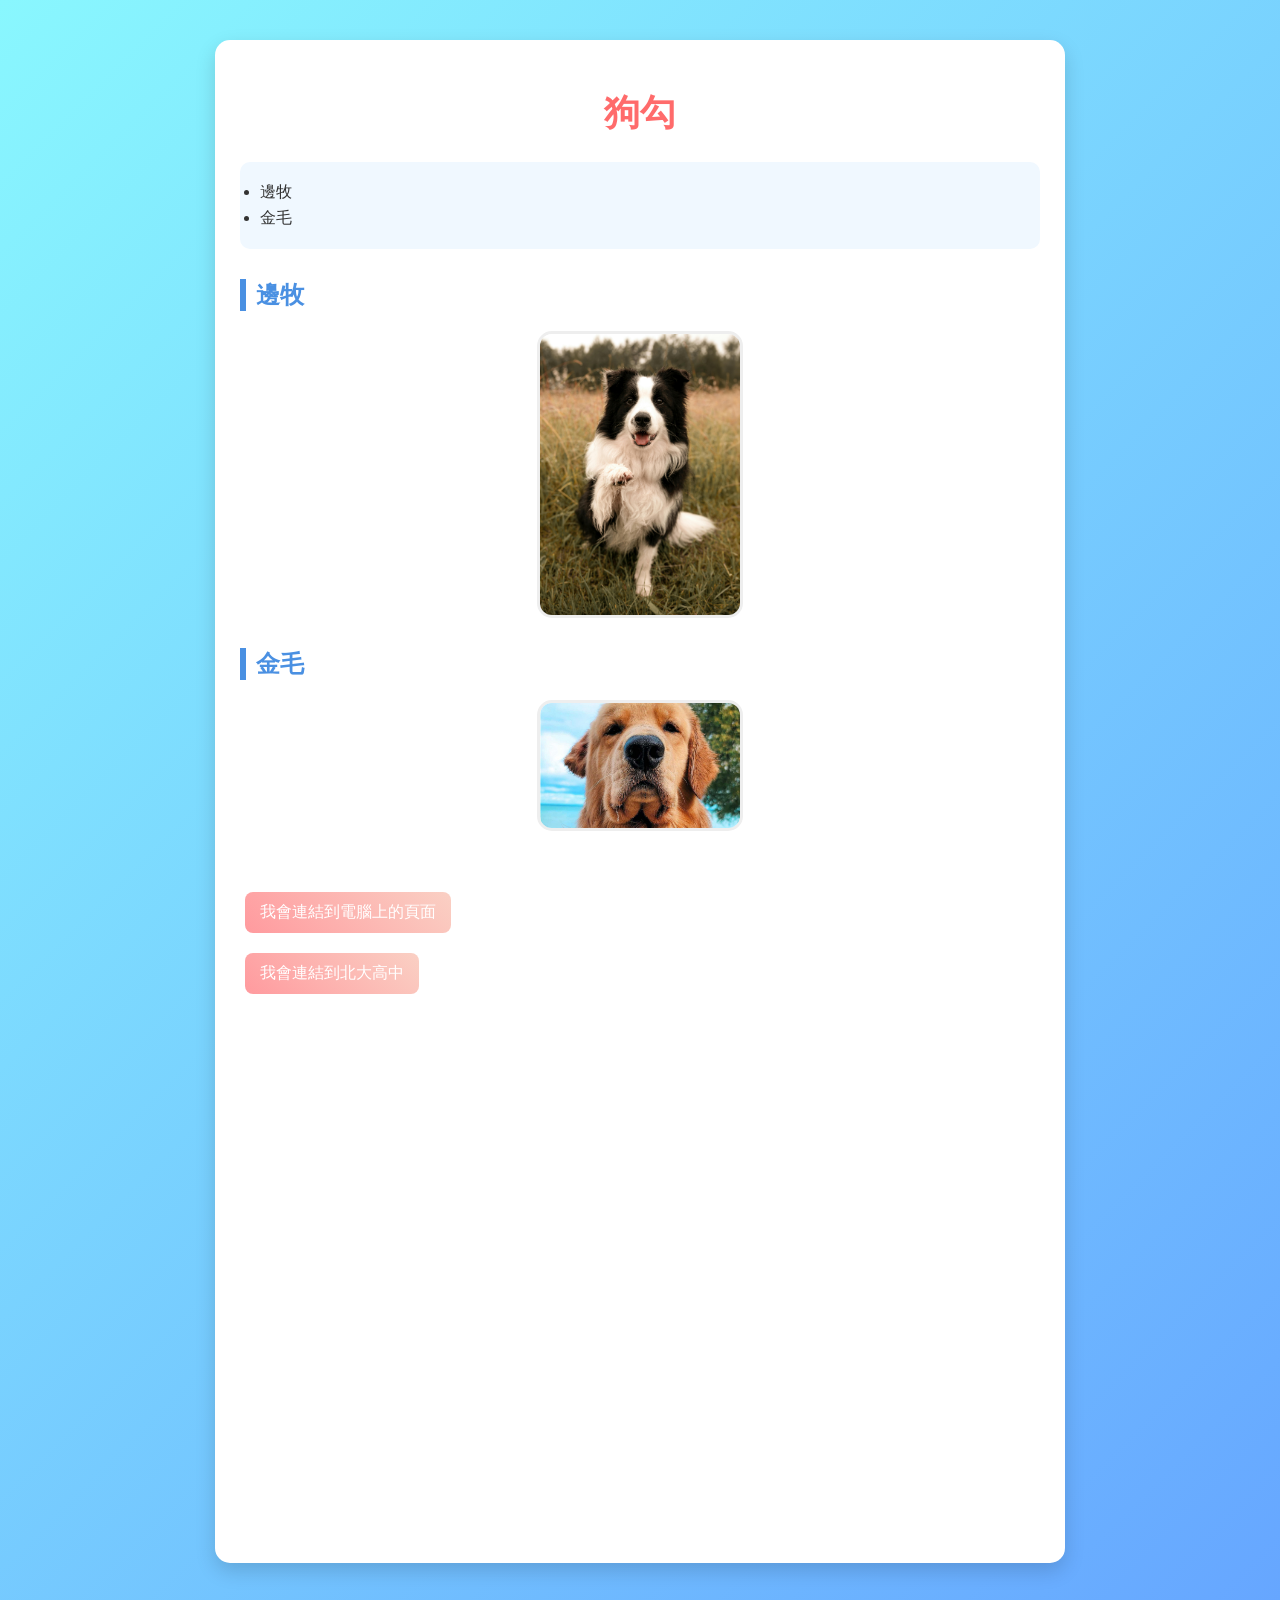
<file: index.html>
<!DOCTYPE html>
<html lang="zh-Hant-TW">
<head>
    <meta charset="UTF-8">
    <meta name="viewport" content="width=device-width, initial-scale=1.0">
    <title>嗨</title>
    <link href="style.css" rel="stylesheet">
</head>

<body>
  <div id="wrap">

    <h1>狗勾</h1>

    <ul>
      <li>邊牧</li>
      <li>金毛</li>
    </ul>
  
    <h2>邊牧</h2>
    <img src="image/1.jpg" width="200" alt="邊境牧羊犬">

    <h2>金毛</h2>
    <img src="image/0.jpg" width="200" alt="黃金獵犬">

    <br><br>

    <a href="123.html">我會連結到電腦上的頁面</a><br>
    <a href="http://www.bdsh.ntpc.edu.tw" target="_blank">我會連結到北大高中</a>

    <br><br>

  
    <iframe 
      src="https://www.google.com/maps?q=25.0169,121.4628&z=15&output=embed"
      width="300" 
      height="200">
    </iframe>

    <br><br>

  
    <iframe 
      width="300" 
      height="200" 
      src="https://www.youtube.com/embed/G54TH4ka_co"
      frameborder="0"
      allowfullscreen>
    </iframe>

  </div>
</body>
</html>
</file>
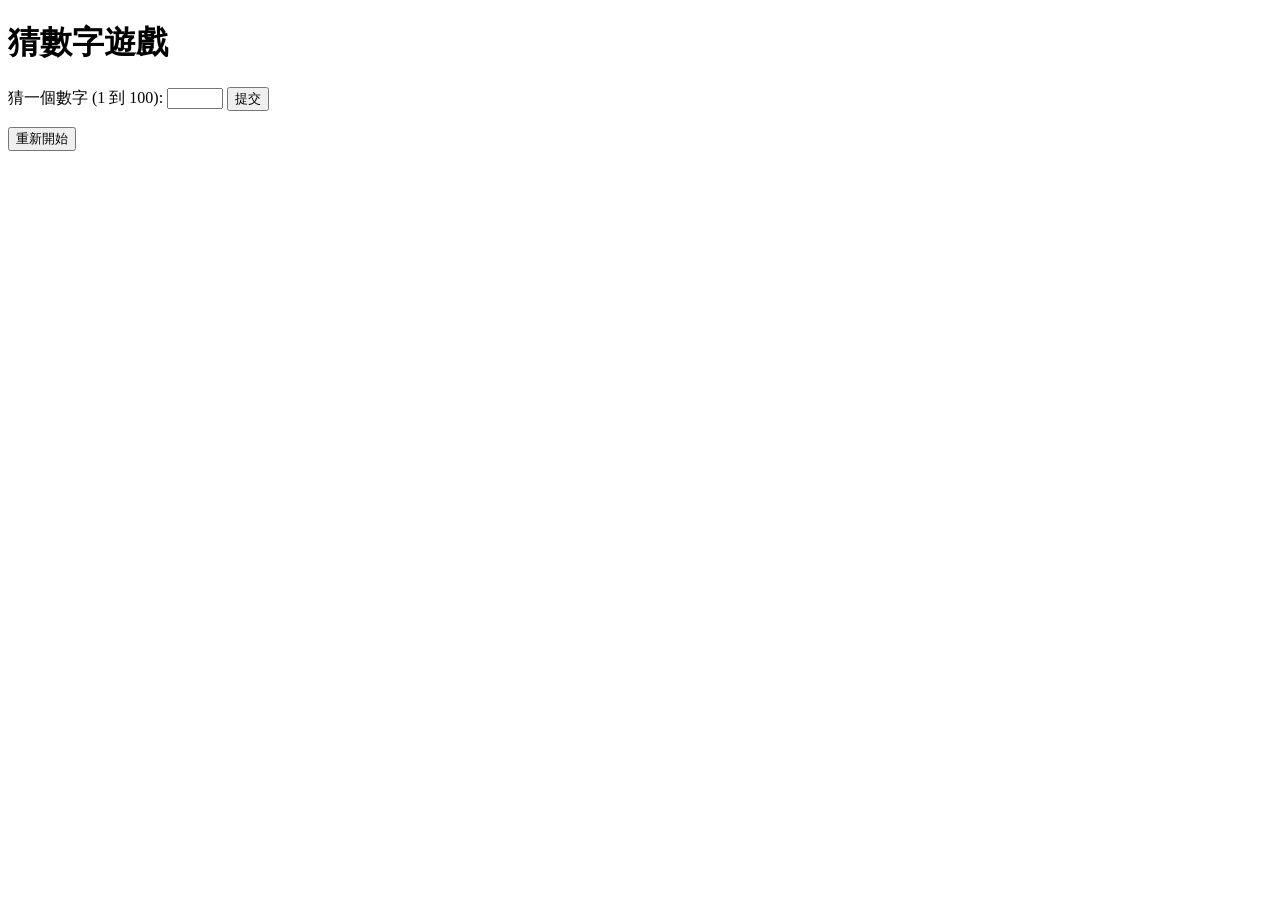
<file: guess/guess.html>
<!DOCTYPE html>
<html lang="zh-Hant">
<head>
<meta charset="UTF-8">
<title>猜數字遊戲</title>
</head>
<body>

<div>
  <h1>猜數字遊戲</h1>
  <label for="guessField">猜一個數字 (1 到 100):</label>
  <input type="number" class="guessField" id="guessField" min="1" max="100">
  <button class="guessSubmit">提交</button>
  <div class="result"></div>
  <div class="count"></div>
</div>

<p class="guesses"></p>
<button class="restartBtn">重新開始</button>

<script>
let randomNumber = Math.floor(Math.random() * 100) + 1;
let guessCount = 0;

const guessField = document.querySelector('.guessField');
const guessSubmit = document.querySelector('.guessSubmit');
const result = document.querySelector('.result');
const count = document.querySelector('.count');
const guesses = document.querySelector('.guesses');
const restartBtn = document.querySelector('.restartBtn');

guessSubmit.addEventListener('click', function () {
  const userGuess = Number(guessField.value);
  guessCount++;

  guesses.textContent += userGuess + " ";

  if (userGuess === randomNumber) {
    result.textContent = "🎉 恭喜你猜對了！";
    count.textContent = "你總共猜了 " + guessCount + " 次";
    endGame();
  } else if (userGuess < randomNumber) {
    result.textContent = "📉 太小了，再試一次！";
  } else {
    result.textContent = "📈 太大了，再試一次！";
  }

  guessField.value = '';
  guessField.focus();
});

function endGame() {
  guessField.disabled = true;
  guessSubmit.disabled = true;
}

restartBtn.addEventListener('click', function () {
  randomNumber = Math.floor(Math.random() * 100) + 1;
  guessCount = 0;
  result.textContent = '';
  count.textContent = '';
  guesses.textContent = '';
  guessField.disabled = false;
  guessSubmit.disabled = false;
});
</script>

</body>
</html>
</file>
<file: style.css>
/* 全頁背景（漸層） */
body {
    font-family: "Microsoft JhengHei", sans-serif;
    background: linear-gradient(135deg, #89f7fe, #66a6ff);
    margin: 0;
    padding: 0;
}

/* 卡片容器 */
#wrap {
    max-width: 800px;
    margin: 40px auto;
    padding: 25px;
    background-color: #ffffff;
    border-radius: 15px;
    box-shadow: 0 8px 20px rgba(0, 0, 0, 0.15);
}

/* 主標題 */
h1 {
    text-align: center;
    color: #ff6b6b;
    font-size: 36px;
}

/* 副標題 */
h2 {
    color: #4a90e2;
    border-left: 6px solid #4a90e2;
    padding-left: 10px;
    margin-top: 30px;
}

/* 清單 */
ul {
    background-color: #f0f8ff;
    padding: 15px 20px;
    border-radius: 10px;
}

li {
    margin: 5px 0;
    color: #333;
}

/* 圖片 */
img {
    display: block;
    margin: 15px auto;
    border-radius: 15px;
    border: 3px solid #eee;
    transition: transform 0.3s ease, box-shadow 0.3s ease;
}

img:hover {
    transform: scale(1.08);
    box-shadow: 0 8px 15px rgba(0,0,0,0.2);
}

/* 連結按鈕 */
a {
    display: inline-block;
    margin: 10px 5px;
    padding: 10px 15px;
    border-radius: 8px;
    text-decoration: none;
    color: #fff;
    background: linear-gradient(45deg, #ff9a9e, #fad0c4);
    transition: transform 0.2s, opacity 0.2s;
}

a:hover {
    transform: translateY(-3px);
    opacity: 0.9;
}

/* iframe */
iframe {
    display: block;
    margin: 20px auto;
    border-radius: 12px;
    border: none;
}
</file>
